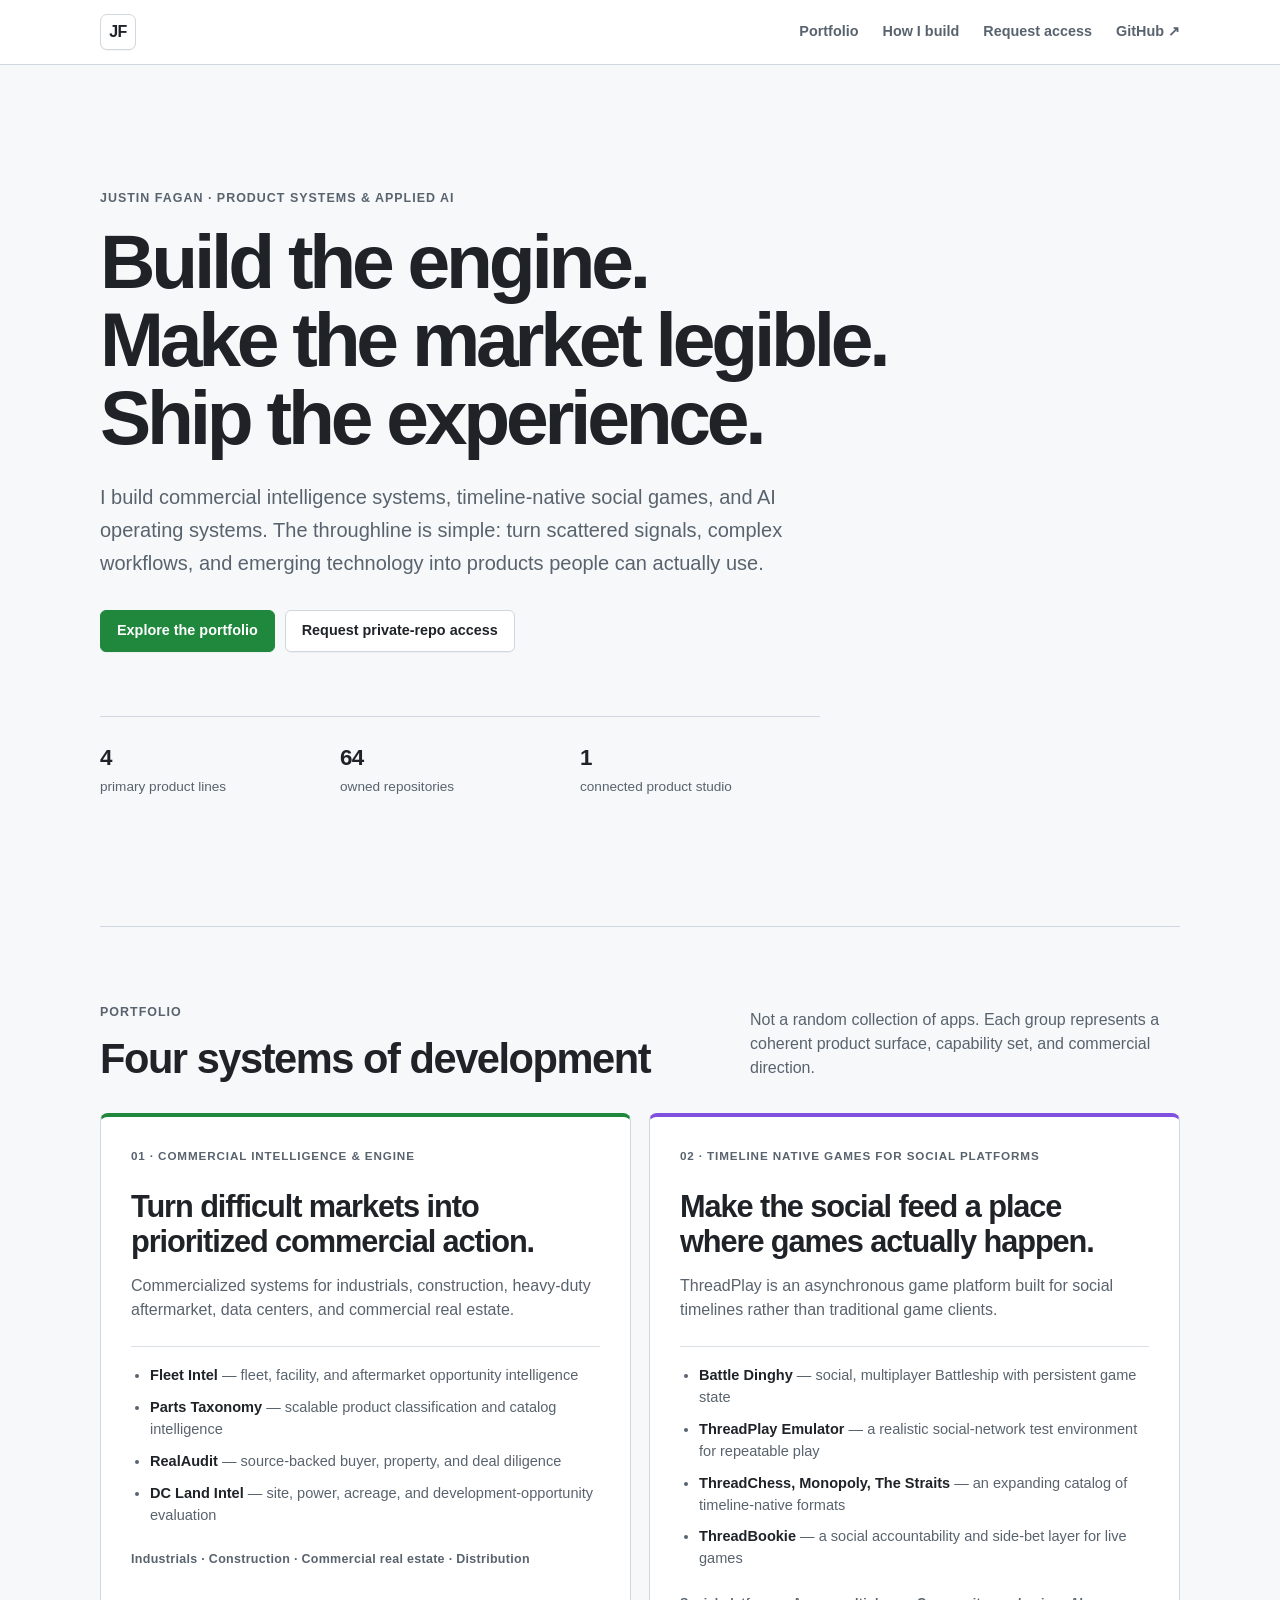
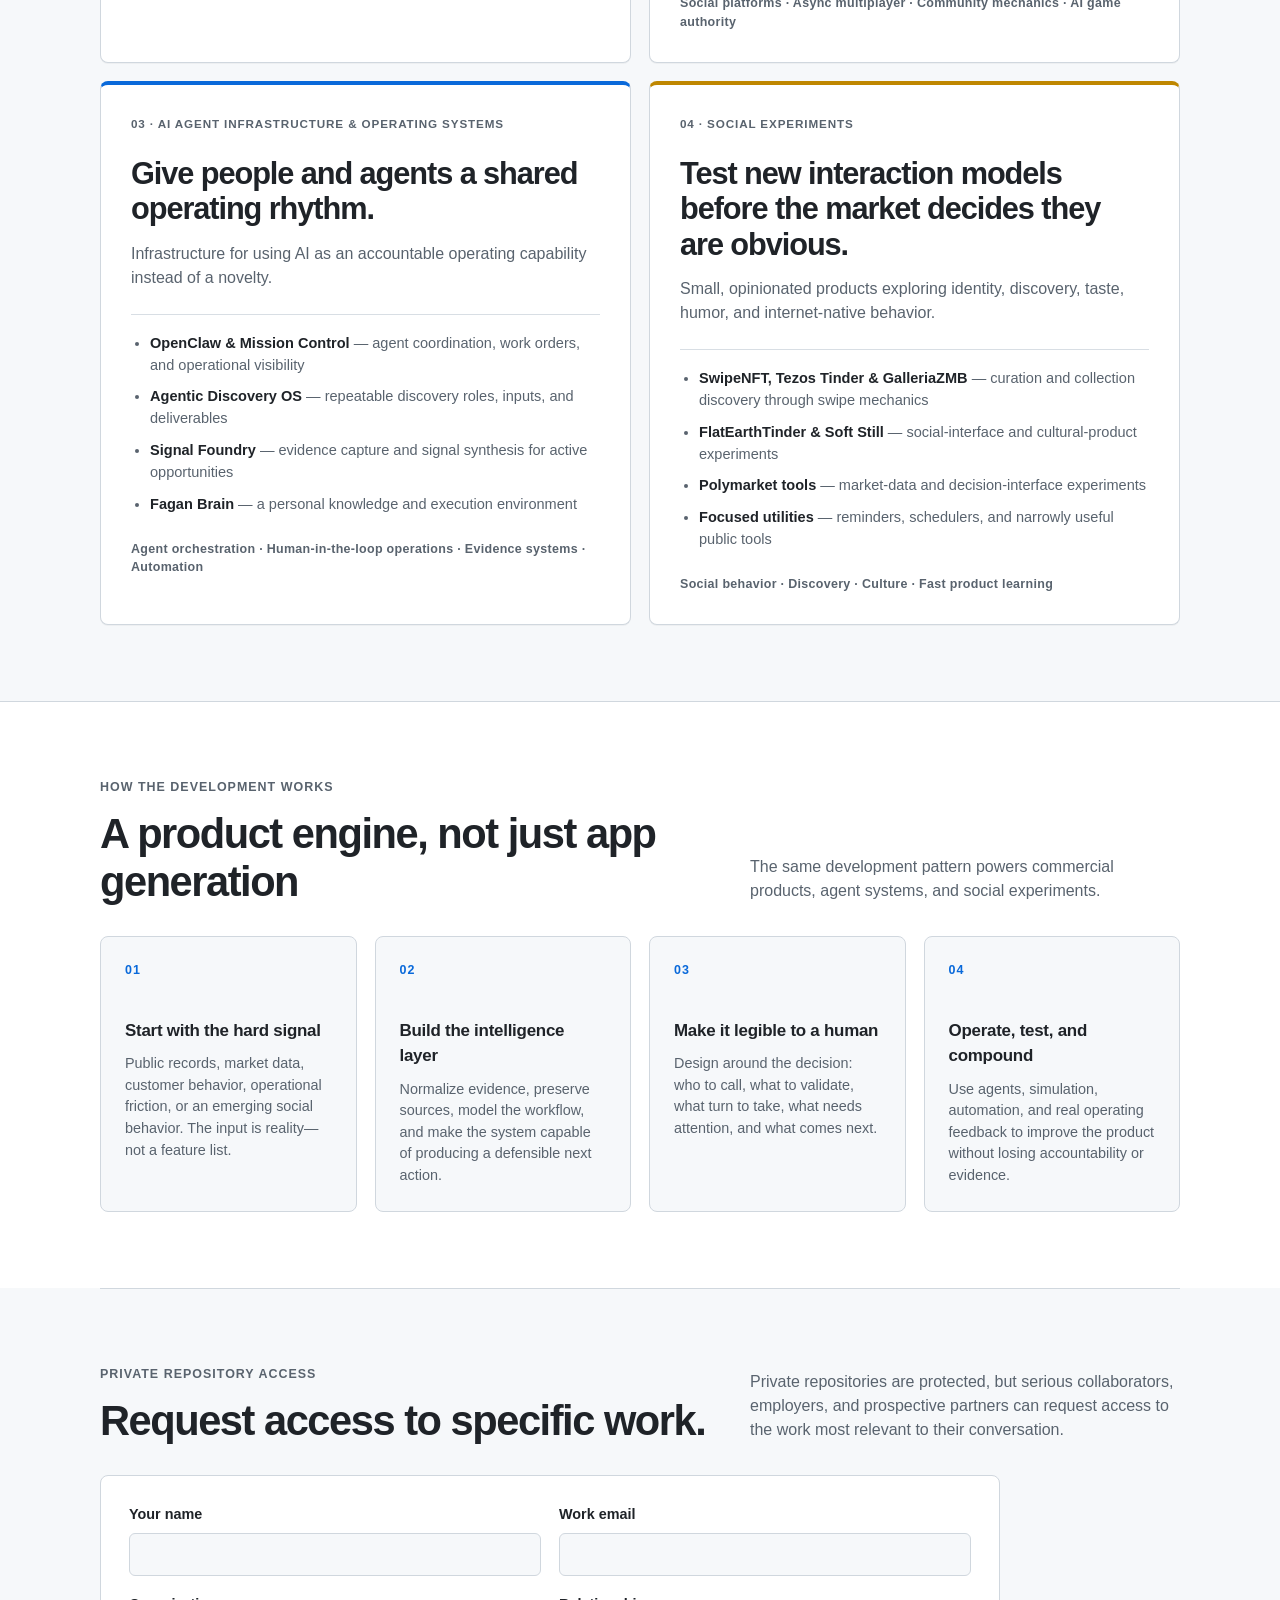
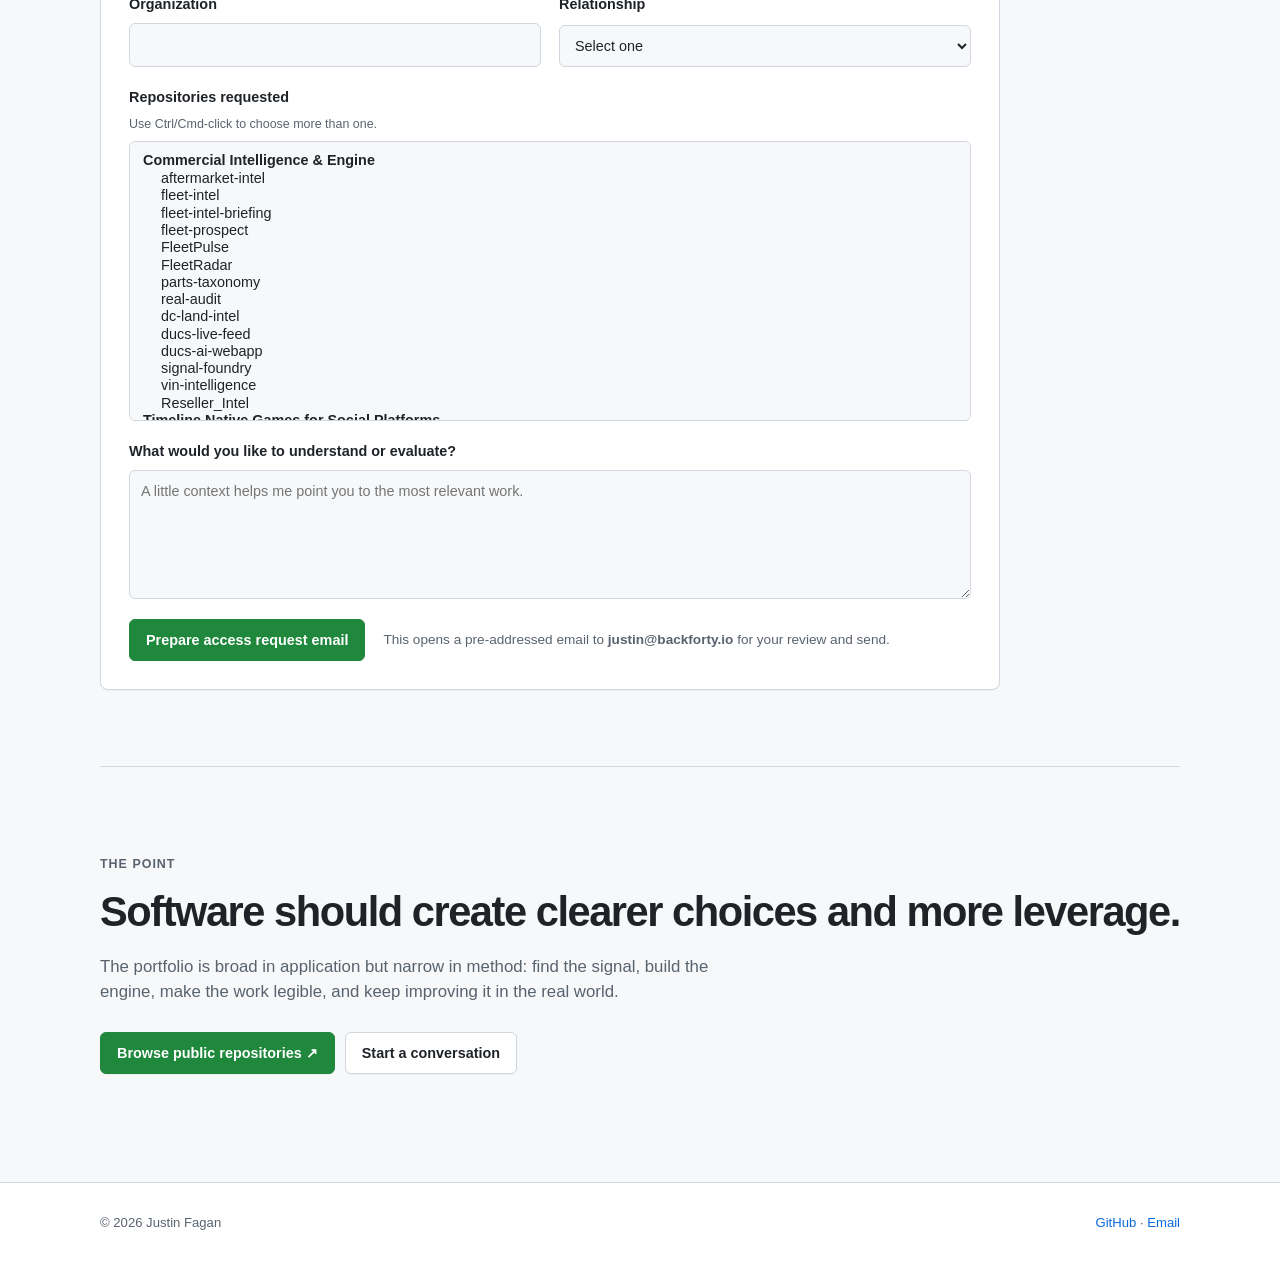
<file: index.html>
<!DOCTYPE html>
<html lang="en">
<head>
  <meta charset="utf-8">
  <meta name="viewport" content="width=device-width, initial-scale=1">
  <title>Justin Fagan — Product Systems & Applied AI</title>
  <meta name="description" content="Justin Fagan builds commercial intelligence engines, timeline-native games for social platforms, AI agent operating systems, and social experiments.">
  <link rel="canonical" href="https://thejustinfagan.github.io/">
  <meta property="og:type" content="website">
  <meta property="og:title" content="Justin Fagan — Product Systems & Applied AI">
  <meta property="og:description" content="A portfolio of commercial intelligence engines, timeline-native social games, and AI operating systems.">
  <meta property="og:url" content="https://thejustinfagan.github.io/">
  <meta name="twitter:card" content="summary">
  <link rel="icon" href="assets/favicon.svg" type="image/svg+xml">
  <link rel="stylesheet" href="site.css">
</head>
<body>
  <a class="skip-link" href="#main">Skip to content</a>
  <header class="site-header">
    <div class="wrap header-row">
      <a class="wordmark" href="/" aria-label="Justin Fagan home">JF</a>
      <nav aria-label="Primary navigation">
        <a href="#portfolio">Portfolio</a>
        <a href="#method">How I build</a>
        <a href="#access">Request access</a>
        <a href="https://github.com/thejustinfagan">GitHub ↗</a>
      </nav>
    </div>
  </header>

  <main id="main">
    <section class="hero hero--portfolio wrap" aria-labelledby="hero-title">
      <p class="eyebrow">Justin Fagan · product systems &amp; applied AI</p>
      <h1 id="hero-title">Build the engine.<br>Make the market legible.<br>Ship the experience.</h1>
      <p class="hero-copy">I build commercial intelligence systems, timeline-native social games, and AI operating systems. The throughline is simple: turn scattered signals, complex workflows, and emerging technology into products people can actually use.</p>
      <div class="hero-actions">
        <a class="button button--primary" href="#portfolio">Explore the portfolio</a>
        <a class="button" href="#access">Request private-repo access</a>
      </div>
      <dl class="profile-facts">
        <div><dt>4</dt><dd>primary product lines</dd></div>
        <div><dt>64</dt><dd>owned repositories</dd></div>
        <div><dt>1</dt><dd>connected product studio</dd></div>
      </dl>
    </section>

    <section class="section wrap" id="portfolio" aria-labelledby="portfolio-title">
      <div class="section-heading">
        <div>
          <p class="eyebrow">Portfolio</p>
          <h2 id="portfolio-title">Four systems of development</h2>
        </div>
        <p>Not a random collection of apps. Each group represents a coherent product surface, capability set, and commercial direction.</p>
      </div>

      <div class="pillar-grid">
        <article class="pillar pillar--commercial">
          <p class="pillar-kicker">01 · Commercial Intelligence &amp; Engine</p>
          <h3>Turn difficult markets into prioritized commercial action.</h3>
          <p>Commercialized systems for industrials, construction, heavy-duty aftermarket, data centers, and commercial real estate.</p>
          <ul>
            <li><strong>Fleet Intel</strong> — fleet, facility, and aftermarket opportunity intelligence</li>
            <li><strong>Parts Taxonomy</strong> — scalable product classification and catalog intelligence</li>
            <li><strong>RealAudit</strong> — source-backed buyer, property, and deal diligence</li>
            <li><strong>DC Land Intel</strong> — site, power, acreage, and development-opportunity evaluation</li>
          </ul>
          <p class="pillar-footer">Industrials · Construction · Commercial real estate · Distribution</p>
        </article>

        <article class="pillar pillar--games">
          <p class="pillar-kicker">02 · Timeline Native Games for Social Platforms</p>
          <h3>Make the social feed a place where games actually happen.</h3>
          <p>ThreadPlay is an asynchronous game platform built for social timelines rather than traditional game clients.</p>
          <ul>
            <li><strong>Battle Dinghy</strong> — social, multiplayer Battleship with persistent game state</li>
            <li><strong>ThreadPlay Emulator</strong> — a realistic social-network test environment for repeatable play</li>
            <li><strong>ThreadChess, Monopoly, The Straits</strong> — an expanding catalog of timeline-native formats</li>
            <li><strong>ThreadBookie</strong> — a social accountability and side-bet layer for live games</li>
          </ul>
          <p class="pillar-footer">Social platforms · Async multiplayer · Community mechanics · AI game authority</p>
        </article>

        <article class="pillar pillar--agents">
          <p class="pillar-kicker">03 · AI Agent Infrastructure &amp; Operating Systems</p>
          <h3>Give people and agents a shared operating rhythm.</h3>
          <p>Infrastructure for using AI as an accountable operating capability instead of a novelty.</p>
          <ul>
            <li><strong>OpenClaw &amp; Mission Control</strong> — agent coordination, work orders, and operational visibility</li>
            <li><strong>Agentic Discovery OS</strong> — repeatable discovery roles, inputs, and deliverables</li>
            <li><strong>Signal Foundry</strong> — evidence capture and signal synthesis for active opportunities</li>
            <li><strong>Fagan Brain</strong> — a personal knowledge and execution environment</li>
          </ul>
          <p class="pillar-footer">Agent orchestration · Human-in-the-loop operations · Evidence systems · Automation</p>
        </article>

        <article class="pillar pillar--social">
          <p class="pillar-kicker">04 · Social Experiments</p>
          <h3>Test new interaction models before the market decides they are obvious.</h3>
          <p>Small, opinionated products exploring identity, discovery, taste, humor, and internet-native behavior.</p>
          <ul>
            <li><strong>SwipeNFT, Tezos Tinder &amp; GalleriaZMB</strong> — curation and collection discovery through swipe mechanics</li>
            <li><strong>FlatEarthTinder &amp; Soft Still</strong> — social-interface and cultural-product experiments</li>
            <li><strong>Polymarket tools</strong> — market-data and decision-interface experiments</li>
            <li><strong>Focused utilities</strong> — reminders, schedulers, and narrowly useful public tools</li>
          </ul>
          <p class="pillar-footer">Social behavior · Discovery · Culture · Fast product learning</p>
        </article>
      </div>
    </section>

    <section class="section section--method" id="method" aria-labelledby="method-title">
      <div class="wrap">
        <div class="section-heading">
          <div>
            <p class="eyebrow">How the development works</p>
            <h2 id="method-title">A product engine, not just app generation</h2>
          </div>
          <p>The same development pattern powers commercial products, agent systems, and social experiments.</p>
        </div>
        <ol class="build-loop">
          <li><span>01</span><div><h3>Start with the hard signal</h3><p>Public records, market data, customer behavior, operational friction, or an emerging social behavior. The input is reality—not a feature list.</p></div></li>
          <li><span>02</span><div><h3>Build the intelligence layer</h3><p>Normalize evidence, preserve sources, model the workflow, and make the system capable of producing a defensible next action.</p></div></li>
          <li><span>03</span><div><h3>Make it legible to a human</h3><p>Design around the decision: who to call, what to validate, what turn to take, what needs attention, and what comes next.</p></div></li>
          <li><span>04</span><div><h3>Operate, test, and compound</h3><p>Use agents, simulation, automation, and real operating feedback to improve the product without losing accountability or evidence.</p></div></li>
        </ol>
      </div>
    </section>

    <section class="section wrap" id="access" aria-labelledby="access-title">
      <div class="section-heading">
        <div>
          <p class="eyebrow">Private repository access</p>
          <h2 id="access-title">Request access to specific work.</h2>
        </div>
        <p>Private repositories are protected, but serious collaborators, employers, and prospective partners can request access to the work most relevant to their conversation.</p>
      </div>

      <form class="access-form" id="repo-access-form">
        <div class="form-grid">
          <label>Your name<input id="name" name="name" autocomplete="name" required></label>
          <label>Work email<input id="email" name="email" type="email" autocomplete="email" required></label>
          <label>Organization<input id="organization" name="organization" autocomplete="organization"></label>
          <label>Relationship<select id="relationship" name="relationship" required><option value="">Select one</option><option>Potential employer</option><option>Prospective client</option><option>Partner or collaborator</option><option>Investor or advisor</option><option>Other</option></select></label>
        </div>
        <label>Repositories requested <span class="field-note">Use Ctrl/Cmd-click to choose more than one.</span>
          <select id="repositories" name="repositories" multiple size="14" required>
            <optgroup label="Commercial Intelligence &amp; Engine">
              <option>aftermarket-intel</option><option>fleet-intel</option><option>fleet-intel-briefing</option><option>fleet-prospect</option><option>FleetPulse</option><option>FleetRadar</option><option>parts-taxonomy</option><option>real-audit</option><option>dc-land-intel</option><option>ducs-live-feed</option><option>ducs-ai-webapp</option><option>signal-foundry</option><option>vin-intelligence</option><option>Reseller_Intel</option>
            </optgroup>
            <optgroup label="Timeline Native Games for Social Platforms">
              <option>Battle_Dinghy</option><option>Battle-Dinghy-IGOR</option><option>battle-dinghy-app</option><option>threadplay-simulator</option><option>threadbookie</option><option>threadchess</option><option>drowned-city</option><option>baseball-stars</option><option>monopoly</option>
            </optgroup>
            <optgroup label="AI Agent Infrastructure &amp; Operating Systems">
              <option>openclaw-workspace</option><option>fagan-brain</option><option>mission-control-v2</option><option>agentic-discovery-os</option><option>ai-whiteboard</option><option>ai-calibration-chrome-extension</option>
            </optgroup>
            <optgroup label="Social Experiments &amp; Supporting Products">
              <option>swipenft</option><option>tezostinder</option><option>galleriaZMB</option><option>FlatEarthTinder</option><option>soft-still</option><option>polymarket-bot</option><option>backforty-scheduler</option><option>BrandDesign</option><option>WIFECALENDAR</option>
            </optgroup>
          </select>
        </label>
        <label>What would you like to understand or evaluate?<textarea id="message" name="message" rows="5" required placeholder="A little context helps me point you to the most relevant work."></textarea></label>
        <div class="form-actions">
          <button class="button button--primary" type="submit">Prepare access request email</button>
          <p id="form-status" role="status">This opens a pre-addressed email to <strong>justin@backforty.io</strong> for your review and send.</p>
        </div>
      </form>
    </section>

    <section class="closing wrap" aria-labelledby="closing-title">
      <p class="eyebrow">The point</p>
      <h2 id="closing-title">Software should create clearer choices and more leverage.</h2>
      <p>The portfolio is broad in application but narrow in method: find the signal, build the engine, make the work legible, and keep improving it in the real world.</p>
      <div class="hero-actions">
        <a class="button button--primary" href="https://github.com/thejustinfagan?tab=repositories">Browse public repositories ↗</a>
        <a class="button" href="mailto:justin@backforty.io">Start a conversation</a>
      </div>
    </section>
  </main>

  <footer class="site-footer">
    <div class="wrap footer-row">
      <span>© 2026 Justin Fagan</span>
      <span><a href="https://github.com/thejustinfagan">GitHub</a> · <a href="mailto:justin@backforty.io">Email</a></span>
    </div>
  </footer>

  <script>
    document.getElementById("repo-access-form").addEventListener("submit", function (event) {
      event.preventDefault();
      const selected = Array.from(document.getElementById("repositories").selectedOptions).map(function (option) { return option.value; });
      const name = document.getElementById("name").value.trim();
      const email = document.getElementById("email").value.trim();
      const organization = document.getElementById("organization").value.trim() || "Not provided";
      const relationship = document.getElementById("relationship").value;
      const message = document.getElementById("message").value.trim();
      if (!selected.length) return;
      const subject = "Private repository access request — " + name;
      const body = [
        "Hello Justin,",
        "",
        "I would like to request access to the following private repositories:",
        selected.map(function (repo) { return "- " + repo; }).join("\n"),
        "",
        "Name: " + name,
        "Email: " + email,
        "Organization: " + organization,
        "Relationship: " + relationship,
        "",
        "Context:",
        message,
        "",
        "Thank you."
      ].join("\n");
      document.getElementById("form-status").textContent = "Opening your email client with the request addressed to justin@backforty.io.";
      window.location.href = "mailto:justin@backforty.io?subject=" + encodeURIComponent(subject) + "&body=" + encodeURIComponent(body);
    });
  </script>
</body>
</html>
</file>
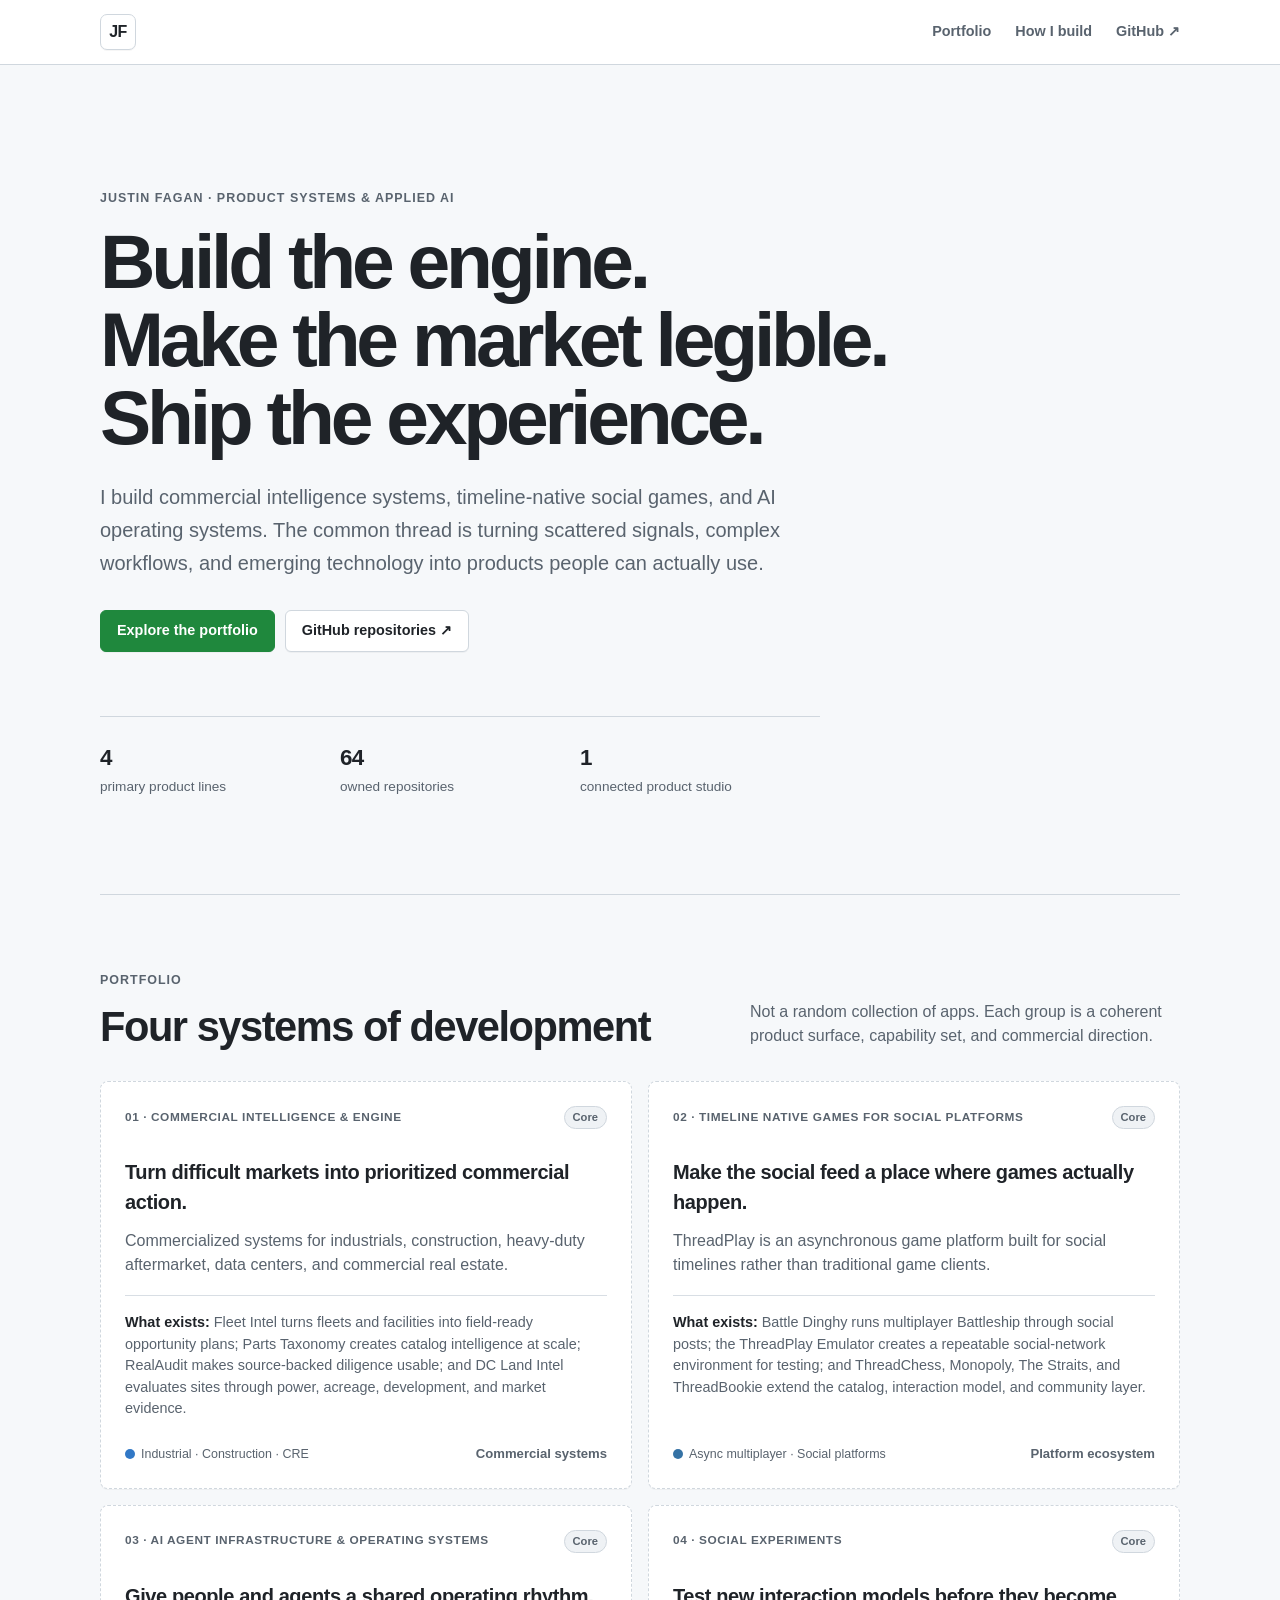
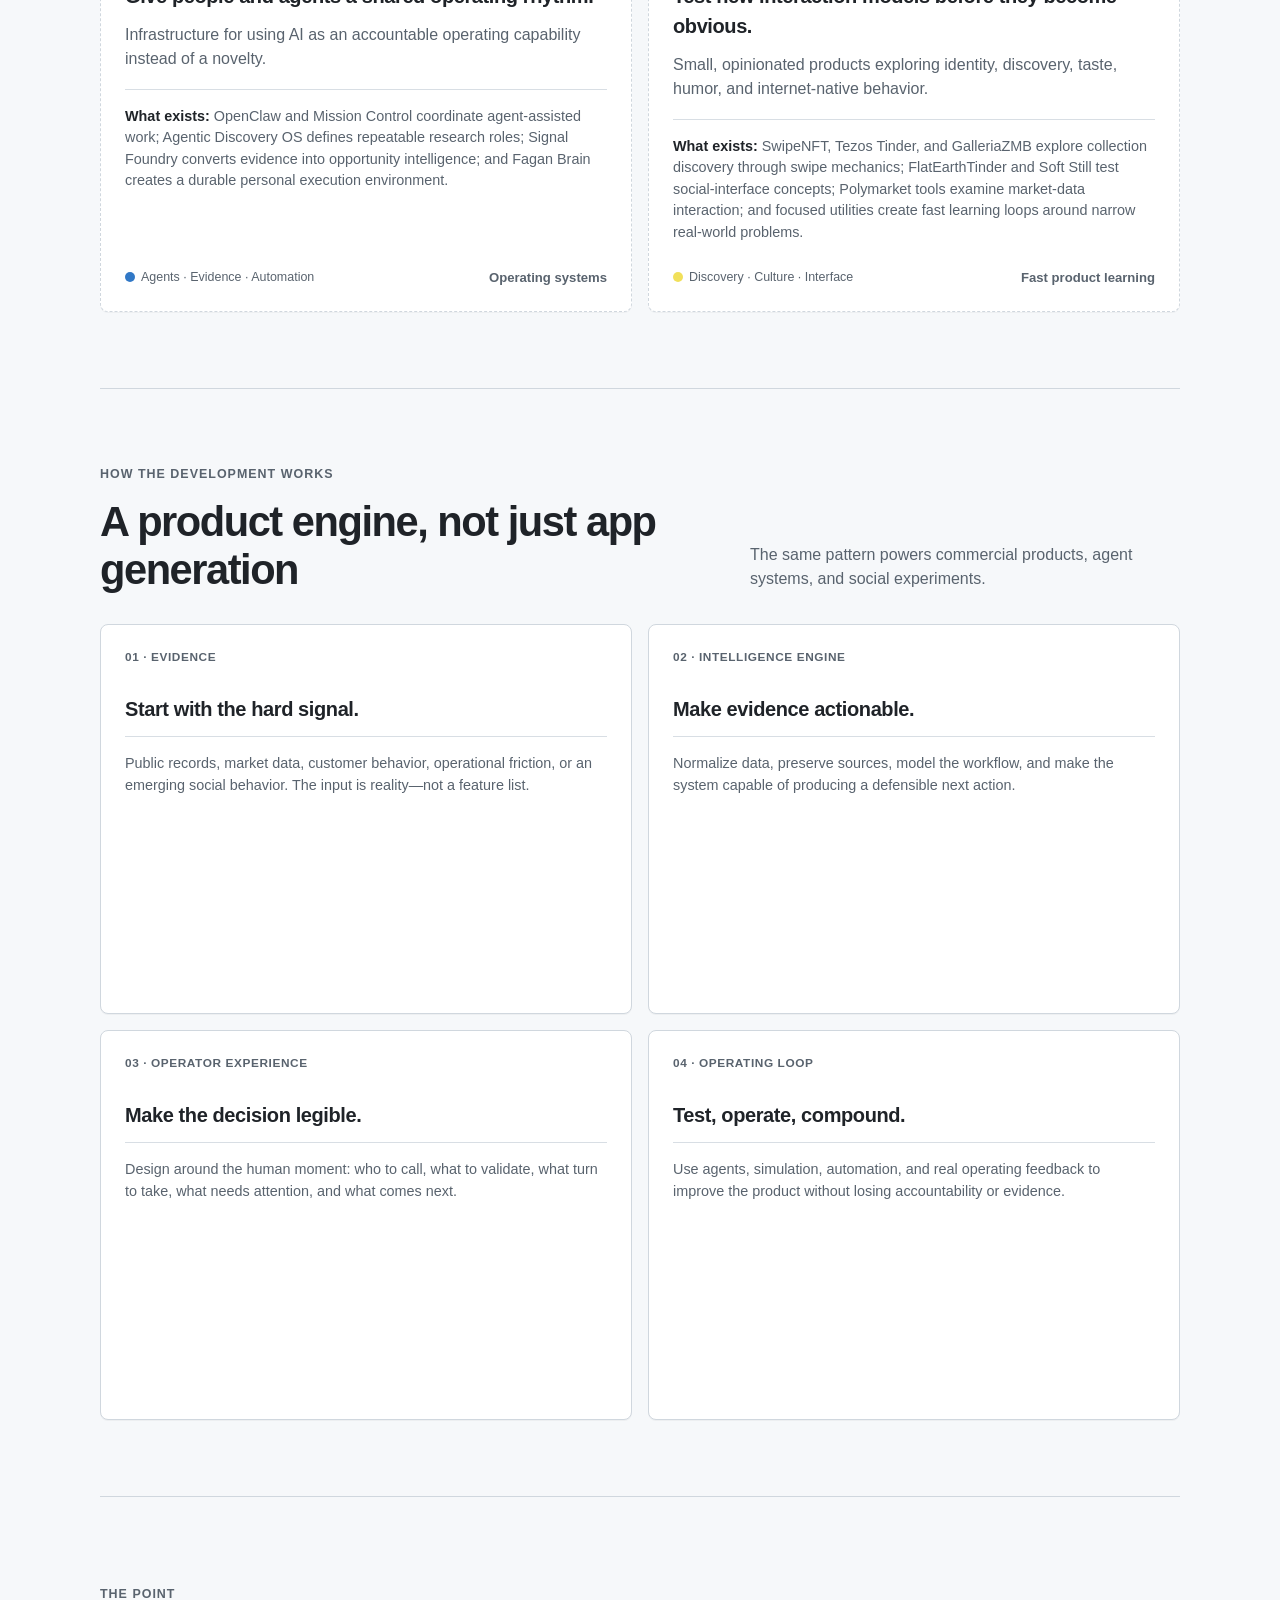
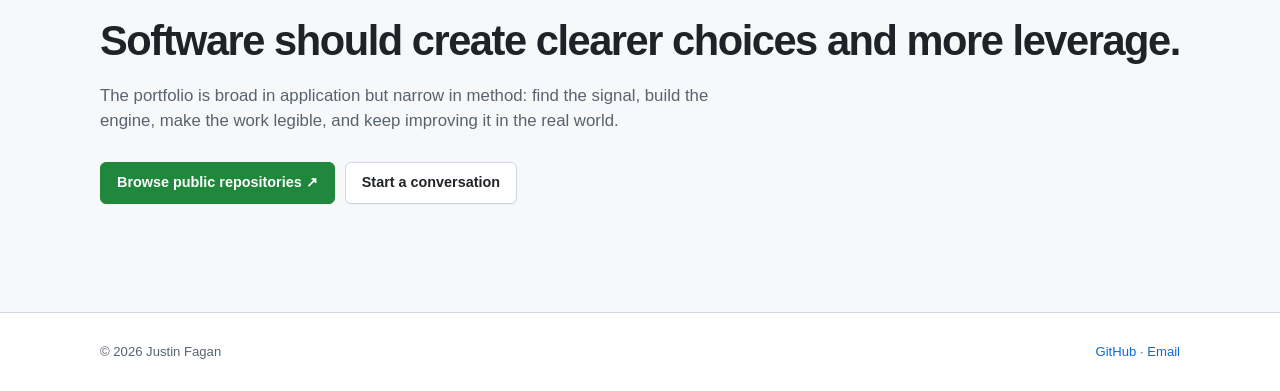
<file: portfolio.html>
<!DOCTYPE html>
<html lang="en">
<head>
  <meta charset="utf-8">
  <meta name="viewport" content="width=device-width, initial-scale=1">
  <title>Justin Fagan — Product Systems & Applied AI</title>
  <meta name="description" content="Commercial intelligence engines, timeline-native games for social platforms, AI agent operating systems, and social experiments.">
  <link rel="canonical" href="https://thejustinfagan.github.io/portfolio.html">
  <meta property="og:type" content="website">
  <meta property="og:title" content="Justin Fagan — Product Systems & Applied AI">
  <meta property="og:description" content="Commercial intelligence engines, timeline-native games, AI operating systems, and social experiments.">
  <meta property="og:url" content="https://thejustinfagan.github.io/portfolio.html">
  <meta name="twitter:card" content="summary">
  <link rel="icon" href="assets/favicon.svg" type="image/svg+xml">
  <link rel="stylesheet" href="site.css">
</head>
<body>
  <a class="skip-link" href="#main">Skip to content</a>
  <header class="site-header">
    <div class="wrap header-row">
      <a class="wordmark" href="/" aria-label="Justin Fagan home">JF</a>
      <nav aria-label="Primary navigation">
        <a href="#portfolio">Portfolio</a>
        <a href="#method">How I build</a>
        <a href="https://github.com/thejustinfagan">GitHub ↗</a>
      </nav>
    </div>
  </header>

  <main id="main">
    <section class="hero wrap" aria-labelledby="hero-title">
      <p class="eyebrow">Justin Fagan · product systems &amp; applied AI</p>
      <h1 id="hero-title">Build the engine.<br>Make the market legible.<br>Ship the experience.</h1>
      <p class="hero-copy">I build commercial intelligence systems, timeline-native social games, and AI operating systems. The common thread is turning scattered signals, complex workflows, and emerging technology into products people can actually use.</p>
      <div class="hero-actions">
        <a class="button button--primary" href="#portfolio">Explore the portfolio</a>
        <a class="button" href="https://github.com/thejustinfagan?tab=repositories">GitHub repositories ↗</a>
      </div>
      <dl class="profile-facts">
        <div><dt>4</dt><dd>primary product lines</dd></div>
        <div><dt>64</dt><dd>owned repositories</dd></div>
        <div><dt>1</dt><dd>connected product studio</dd></div>
      </dl>
    </section>

    <section class="section wrap" id="portfolio" aria-labelledby="portfolio-title">
      <div class="section-heading">
        <div>
          <p class="eyebrow">Portfolio</p>
          <h2 id="portfolio-title">Four systems of development</h2>
        </div>
        <p>Not a random collection of apps. Each group is a coherent product surface, capability set, and commercial direction.</p>
      </div>

      <div class="repo-grid">
        <article class="repo-card repo-card--private">
          <div class="repo-meta"><span class="category">01 · Commercial Intelligence &amp; Engine</span><span class="visibility visibility--private">Core</span></div>
          <h3>Turn difficult markets into prioritized commercial action.</h3>
          <p>Commercialized systems for industrials, construction, heavy-duty aftermarket, data centers, and commercial real estate.</p>
          <p class="repo-detail"><strong>What exists:</strong> Fleet Intel turns fleets and facilities into field-ready opportunity plans; Parts Taxonomy creates catalog intelligence at scale; RealAudit makes source-backed diligence usable; and DC Land Intel evaluates sites through power, acreage, development, and market evidence.</p>
          <div class="repo-footer"><span class="language"><i class="dot dot--typescript"></i>Industrial · Construction · CRE</span><span class="private-note">Commercial systems</span></div>
        </article>

        <article class="repo-card repo-card--private">
          <div class="repo-meta"><span class="category">02 · Timeline Native Games for Social Platforms</span><span class="visibility visibility--private">Core</span></div>
          <h3>Make the social feed a place where games actually happen.</h3>
          <p>ThreadPlay is an asynchronous game platform built for social timelines rather than traditional game clients.</p>
          <p class="repo-detail"><strong>What exists:</strong> Battle Dinghy runs multiplayer Battleship through social posts; the ThreadPlay Emulator creates a repeatable social-network environment for testing; and ThreadChess, Monopoly, The Straits, and ThreadBookie extend the catalog, interaction model, and community layer.</p>
          <div class="repo-footer"><span class="language"><i class="dot dot--python"></i>Async multiplayer · Social platforms</span><span class="private-note">Platform ecosystem</span></div>
        </article>

        <article class="repo-card repo-card--private">
          <div class="repo-meta"><span class="category">03 · AI Agent Infrastructure &amp; Operating Systems</span><span class="visibility visibility--private">Core</span></div>
          <h3>Give people and agents a shared operating rhythm.</h3>
          <p>Infrastructure for using AI as an accountable operating capability instead of a novelty.</p>
          <p class="repo-detail"><strong>What exists:</strong> OpenClaw and Mission Control coordinate agent-assisted work; Agentic Discovery OS defines repeatable research roles; Signal Foundry converts evidence into opportunity intelligence; and Fagan Brain creates a durable personal execution environment.</p>
          <div class="repo-footer"><span class="language"><i class="dot dot--typescript"></i>Agents · Evidence · Automation</span><span class="private-note">Operating systems</span></div>
        </article>

        <article class="repo-card repo-card--private">
          <div class="repo-meta"><span class="category">04 · Social Experiments</span><span class="visibility visibility--private">Core</span></div>
          <h3>Test new interaction models before they become obvious.</h3>
          <p>Small, opinionated products exploring identity, discovery, taste, humor, and internet-native behavior.</p>
          <p class="repo-detail"><strong>What exists:</strong> SwipeNFT, Tezos Tinder, and GalleriaZMB explore collection discovery through swipe mechanics; FlatEarthTinder and Soft Still test social-interface concepts; Polymarket tools examine market-data interaction; and focused utilities create fast learning loops around narrow real-world problems.</p>
          <div class="repo-footer"><span class="language"><i class="dot dot--javascript"></i>Discovery · Culture · Interface</span><span class="private-note">Fast product learning</span></div>
        </article>
      </div>
    </section>

    <section class="section wrap" id="method" aria-labelledby="method-title">
      <div class="section-heading">
        <div>
          <p class="eyebrow">How the development works</p>
          <h2 id="method-title">A product engine, not just app generation</h2>
        </div>
        <p>The same pattern powers commercial products, agent systems, and social experiments.</p>
      </div>
      <div class="repo-grid">
        <article class="repo-card">
          <div class="repo-meta"><span class="category">01 · Evidence</span></div>
          <h3>Start with the hard signal.</h3>
          <p class="repo-detail">Public records, market data, customer behavior, operational friction, or an emerging social behavior. The input is reality—not a feature list.</p>
        </article>
        <article class="repo-card">
          <div class="repo-meta"><span class="category">02 · Intelligence engine</span></div>
          <h3>Make evidence actionable.</h3>
          <p class="repo-detail">Normalize data, preserve sources, model the workflow, and make the system capable of producing a defensible next action.</p>
        </article>
        <article class="repo-card">
          <div class="repo-meta"><span class="category">03 · Operator experience</span></div>
          <h3>Make the decision legible.</h3>
          <p class="repo-detail">Design around the human moment: who to call, what to validate, what turn to take, what needs attention, and what comes next.</p>
        </article>
        <article class="repo-card">
          <div class="repo-meta"><span class="category">04 · Operating loop</span></div>
          <h3>Test, operate, compound.</h3>
          <p class="repo-detail">Use agents, simulation, automation, and real operating feedback to improve the product without losing accountability or evidence.</p>
        </article>
      </div>
    </section>

    <section class="closing wrap" aria-labelledby="closing-title">
      <p class="eyebrow">The point</p>
      <h2 id="closing-title">Software should create clearer choices and more leverage.</h2>
      <p>The portfolio is broad in application but narrow in method: find the signal, build the engine, make the work legible, and keep improving it in the real world.</p>
      <div class="hero-actions">
        <a class="button button--primary" href="https://github.com/thejustinfagan?tab=repositories">Browse public repositories ↗</a>
        <a class="button" href="mailto:justin.fagan@gmail.com">Start a conversation</a>
      </div>
    </section>
  </main>

  <footer class="site-footer">
    <div class="wrap footer-row">
      <span>© 2026 Justin Fagan</span>
      <span><a href="https://github.com/thejustinfagan">GitHub</a> · <a href="mailto:justin.fagan@gmail.com">Email</a></span>
    </div>
  </footer>
</body>
</html>
</file>
<file: site.css>
:root {
  color-scheme: light;
  --bg: #f6f8fa;
  --surface: #ffffff;
  --text: #1f2328;
  --muted: #59636e;
  --border: #d0d7de;
  --border-muted: #d8dee4;
  --accent: #0969da;
  --accent-hover: #0550ae;
  --button: #1f883d;
  --button-hover: #1a7f37;
  --tag-bg: #eff2f5;
  --shadow: 0 1px 0 rgb(31 35 40 / 0.04);
  --radius: 8px;
  --wrap: 1080px;
}

* { box-sizing: border-box; }

html { scroll-behavior: smooth; }

body {
  margin: 0;
  background: var(--bg);
  color: var(--text);
  font-family: -apple-system, BlinkMacSystemFont, "Segoe UI", Helvetica, Arial, sans-serif, "Apple Color Emoji", "Segoe UI Emoji";
  font-size: 16px;
  line-height: 1.5;
  -webkit-font-smoothing: antialiased;
}

a { color: var(--accent); text-decoration: none; }
a:hover { color: var(--accent-hover); text-decoration: underline; }

a:focus-visible {
  outline: 3px solid color-mix(in srgb, var(--accent) 45%, transparent);
  outline-offset: 3px;
  border-radius: 4px;
}

.wrap {
  width: min(var(--wrap), calc(100% - 40px));
  margin-inline: auto;
}

.skip-link {
  position: fixed;
  z-index: 20;
  top: 8px;
  left: 8px;
  padding: 8px 12px;
  border-radius: 6px;
  background: var(--text);
  color: var(--surface);
  transform: translateY(-150%);
}

.skip-link:focus { transform: none; }

.site-header {
  border-bottom: 1px solid var(--border);
  background: color-mix(in srgb, var(--surface) 92%, transparent);
  backdrop-filter: blur(12px);
}

.header-row {
  min-height: 64px;
  display: flex;
  align-items: center;
  justify-content: space-between;
  gap: 24px;
}

.wordmark {
  display: grid;
  place-items: center;
  width: 36px;
  height: 36px;
  border: 1px solid var(--border);
  border-radius: 7px;
  background: var(--surface);
  color: var(--text);
  font-weight: 700;
  letter-spacing: -0.04em;
  box-shadow: var(--shadow);
}

.wordmark:hover { color: var(--text); text-decoration: none; }

nav { display: flex; align-items: center; gap: 24px; font-size: 0.9rem; }
nav a { color: var(--muted); font-weight: 600; }
nav a:hover { color: var(--text); text-decoration: none; }

.hero { padding-block: clamp(72px, 10vw, 124px) clamp(64px, 8vw, 96px); }

.eyebrow {
  margin: 0 0 14px;
  color: var(--muted);
  font-size: 0.78rem;
  font-weight: 700;
  letter-spacing: 0.08em;
  text-transform: uppercase;
}

h1, h2, h3, p { margin-top: 0; }

h1 {
  max-width: 820px;
  margin-bottom: 24px;
  font-size: clamp(2.5rem, 6vw, 4.8rem);
  line-height: 1.02;
  letter-spacing: -0.055em;
}

.hero-copy {
  max-width: 710px;
  margin-bottom: 30px;
  color: var(--muted);
  font-size: clamp(1.05rem, 2vw, 1.25rem);
  line-height: 1.65;
}

.hero-actions { display: flex; flex-wrap: wrap; gap: 10px; }

.button {
  display: inline-flex;
  min-height: 42px;
  align-items: center;
  justify-content: center;
  padding: 0 16px;
  border: 1px solid var(--border);
  border-radius: 6px;
  background: var(--surface);
  color: var(--text);
  font-size: 0.9rem;
  font-weight: 600;
  box-shadow: var(--shadow);
}

.button:hover { border-color: #8c959f; color: var(--text); text-decoration: none; }
.button--primary { border-color: var(--button); background: var(--button); color: #fff; }
.button--primary:hover { border-color: var(--button-hover); background: var(--button-hover); color: #fff; }

.profile-facts {
  display: grid;
  grid-template-columns: repeat(3, minmax(0, 1fr));
  max-width: 720px;
  margin: 64px 0 0;
  padding: 24px 0 0;
  border-top: 1px solid var(--border);
}

.profile-facts div { padding-right: 24px; }
.profile-facts dt { flex: 0 0 auto; font-size: 1.4rem; font-weight: 700; letter-spacing: -0.03em; white-space: nowrap; }
.profile-facts dd { margin: 3px 0 0; color: var(--muted); font-size: 0.85rem; }

.section { padding-block: 76px; border-top: 1px solid var(--border); }
.section--compact { padding-bottom: 90px; }

.section-heading {
  display: flex;
  align-items: end;
  justify-content: space-between;
  gap: 32px;
  margin-bottom: 30px;
}

.section-heading h2,
.closing h2 {
  margin-bottom: 0;
  font-size: clamp(1.8rem, 4vw, 2.6rem);
  line-height: 1.15;
  letter-spacing: -0.035em;
}

.section-heading > p { max-width: 430px; margin-bottom: 3px; color: var(--muted); }

.repo-grid { display: grid; grid-template-columns: repeat(2, minmax(0, 1fr)); gap: 16px; }

.repo-card {
  display: flex;
  min-width: 0;
  min-height: 390px;
  flex-direction: column;
  padding: 24px;
  border: 1px solid var(--border);
  border-radius: var(--radius);
  background: var(--surface);
  box-shadow: var(--shadow);
}

.repo-card:hover { border-color: #8c959f; }
.repo-card--private { border-style: dashed; }

.repo-meta { display: flex; align-items: center; justify-content: space-between; gap: 16px; margin-bottom: 28px; }
.category { color: var(--muted); font-size: 0.74rem; font-weight: 700; letter-spacing: 0.05em; text-transform: uppercase; }
.visibility { padding: 2px 8px; border: 1px solid var(--border); border-radius: 999px; font-size: 0.7rem; font-weight: 700; }
.visibility--private { color: var(--muted); background: var(--tag-bg); }
.visibility--public { color: var(--accent); background: color-mix(in srgb, var(--accent) 8%, var(--surface)); }
.language { display: inline-flex; align-items: center; gap: 6px; color: var(--muted); font-size: 0.78rem; white-space: nowrap; }
.dot { width: 10px; height: 10px; flex: 0 0 auto; border-radius: 50%; background: #8c959f; }
.dot--html { background: #e34c26; }
.dot--typescript { background: #3178c6; }
.dot--python { background: #3572a5; }
.dot--javascript { background: #f1e05a; }

.repo-card h3 { margin-bottom: 12px; font-size: 1.25rem; letter-spacing: -0.02em; overflow-wrap: anywhere; }
.repo-card > p { margin-bottom: 18px; color: var(--muted); }
.repo-card .repo-detail {
  flex: 1;
  margin-bottom: 24px;
  padding-top: 16px;
  border-top: 1px solid var(--border-muted);
  color: var(--muted);
  font-size: 0.9rem;
}
.repo-detail strong { color: var(--text); }
.repo-footer { display: flex; align-items: center; justify-content: space-between; gap: 16px; }
.repo-link, .private-note { font-size: 0.82rem; font-weight: 600; text-align: right; }
.private-note { color: var(--muted); }

.closing { padding-block: 88px 108px; border-top: 1px solid var(--border); }
.closing h2 { margin-bottom: 18px; }
.closing > p:not(.eyebrow) { max-width: 650px; margin-bottom: 28px; color: var(--muted); font-size: 1.05rem; }

.site-footer { border-top: 1px solid var(--border); background: var(--surface); }
.footer-row { min-height: 78px; display: flex; align-items: center; justify-content: space-between; gap: 24px; color: var(--muted); font-size: 0.82rem; }

@media (prefers-color-scheme: dark) {
  :root {
    color-scheme: dark;
    --bg: #0d1117;
    --surface: #161b22;
    --text: #f0f6fc;
    --muted: #9198a1;
    --border: #3d444d;
    --border-muted: #2f353d;
    --accent: #4493f8;
    --accent-hover: #79c0ff;
    --button: #238636;
    --button-hover: #2ea043;
    --tag-bg: #21262d;
    --shadow: 0 1px 0 rgb(1 4 9 / 0.4);
  }
}

@media (max-width: 720px) {
  .wrap { width: min(100% - 28px, var(--wrap)); }
  .header-row { min-height: 58px; }
  nav { gap: 14px; font-size: 0.8rem; }
  nav a:first-child { display: none; }
  .hero { padding-block: 64px 58px; }
  h1 { font-size: clamp(2.35rem, 13vw, 3.45rem); }
  .profile-facts { grid-template-columns: 1fr; gap: 16px; margin-top: 48px; }
  .profile-facts div { display: flex; align-items: baseline; gap: 10px; padding: 0; }
  .section { padding-block: 60px; }
  .section-heading { align-items: start; flex-direction: column; gap: 12px; }
  .repo-grid { grid-template-columns: 1fr; }
  .repo-card { min-height: 0; }
  .repo-footer { align-items: flex-start; flex-direction: column; gap: 10px; }
  .repo-link, .private-note { text-align: left; }
  .footer-row { align-items: start; flex-direction: column; justify-content: center; gap: 5px; }
}

@media (max-width: 390px) {
  nav a:nth-child(2) { display: none; }
  .hero-actions .button { width: 100%; }
}

@media (prefers-reduced-motion: reduce) {
  html { scroll-behavior: auto; }
  *, *::before, *::after { transition: none !important; }
}


/* Portfolio systems overview */
.hero--portfolio { padding-bottom: clamp(76px, 10vw, 132px); }
.pillar-grid { display: grid; grid-template-columns: repeat(2, minmax(0, 1fr)); gap: 18px; }
.pillar { min-height: 470px; padding: 30px; border: 1px solid var(--border); border-top: 4px solid var(--accent); border-radius: var(--radius); background: var(--surface); box-shadow: var(--shadow); }
.pillar--commercial { border-top-color: #1f883d; }
.pillar--games { border-top-color: #8250df; }
.pillar--agents { border-top-color: #0969da; }
.pillar--social { border-top-color: #bf8700; }
.pillar-kicker { margin: 0 0 24px; color: var(--muted); font-size: .73rem; font-weight: 700; letter-spacing: .075em; text-transform: uppercase; }
.pillar h3 { margin-bottom: 15px; font-size: clamp(1.45rem, 2.4vw, 2rem); line-height: 1.15; letter-spacing: -.035em; }
.pillar > p { color: var(--muted); }
.pillar ul { min-height: 146px; margin: 24px 0; padding: 18px 0 0 19px; border-top: 1px solid var(--border-muted); }
.pillar li { margin-bottom: 10px; color: var(--muted); font-size: .91rem; }
.pillar li strong { color: var(--text); }
.pillar-footer { margin-bottom: 0 !important; font-size: .78rem; font-weight: 700; letter-spacing: .025em; }
.section--method { background: var(--surface); }
.section--method > .wrap { width: min(var(--wrap), calc(100% - 40px)); margin-inline: auto; }
.build-loop { display: grid; grid-template-columns: repeat(4, minmax(0, 1fr)); gap: 18px; margin: 0; padding: 0; list-style: none; }
.build-loop li { padding: 24px; border: 1px solid var(--border); border-radius: var(--radius); background: var(--bg); }
.build-loop span { display: block; margin-bottom: 38px; color: var(--accent); font-size: .78rem; font-weight: 800; letter-spacing: .08em; }
.build-loop h3 { margin-bottom: 10px; font-size: 1.06rem; letter-spacing: -.015em; }
.build-loop p { margin-bottom: 0; color: var(--muted); font-size: .9rem; }
.access-form { display: grid; gap: 20px; max-width: 900px; padding: 28px; border: 1px solid var(--border); border-radius: var(--radius); background: var(--surface); box-shadow: var(--shadow); }
.form-grid { display: grid; grid-template-columns: repeat(2, minmax(0, 1fr)); gap: 18px; }
.access-form label { display: grid; gap: 7px; color: var(--text); font-size: .9rem; font-weight: 700; }
.access-form input, .access-form select, .access-form textarea { width: 100%; padding: 10px 11px; border: 1px solid var(--border); border-radius: 6px; background: var(--bg); color: var(--text); font: inherit; font-weight: 400; }
.access-form select[multiple] { min-height: 280px; }
.access-form option, .access-form optgroup { color: #1f2328; }
.field-note { color: var(--muted); font-size: .78rem; font-weight: 400; }
.form-actions { display: flex; flex-wrap: wrap; align-items: center; gap: 18px; }
.form-actions p { margin: 0; color: var(--muted); font-size: .85rem; }
@media (max-width: 720px) {
  .pillar-grid, .build-loop, .form-grid { grid-template-columns: 1fr; }
  .pillar { min-height: 0; padding: 24px; }
  .pillar ul { min-height: 0; }
  .build-loop span { margin-bottom: 24px; }
  .access-form { padding: 20px; }
}
</file>
